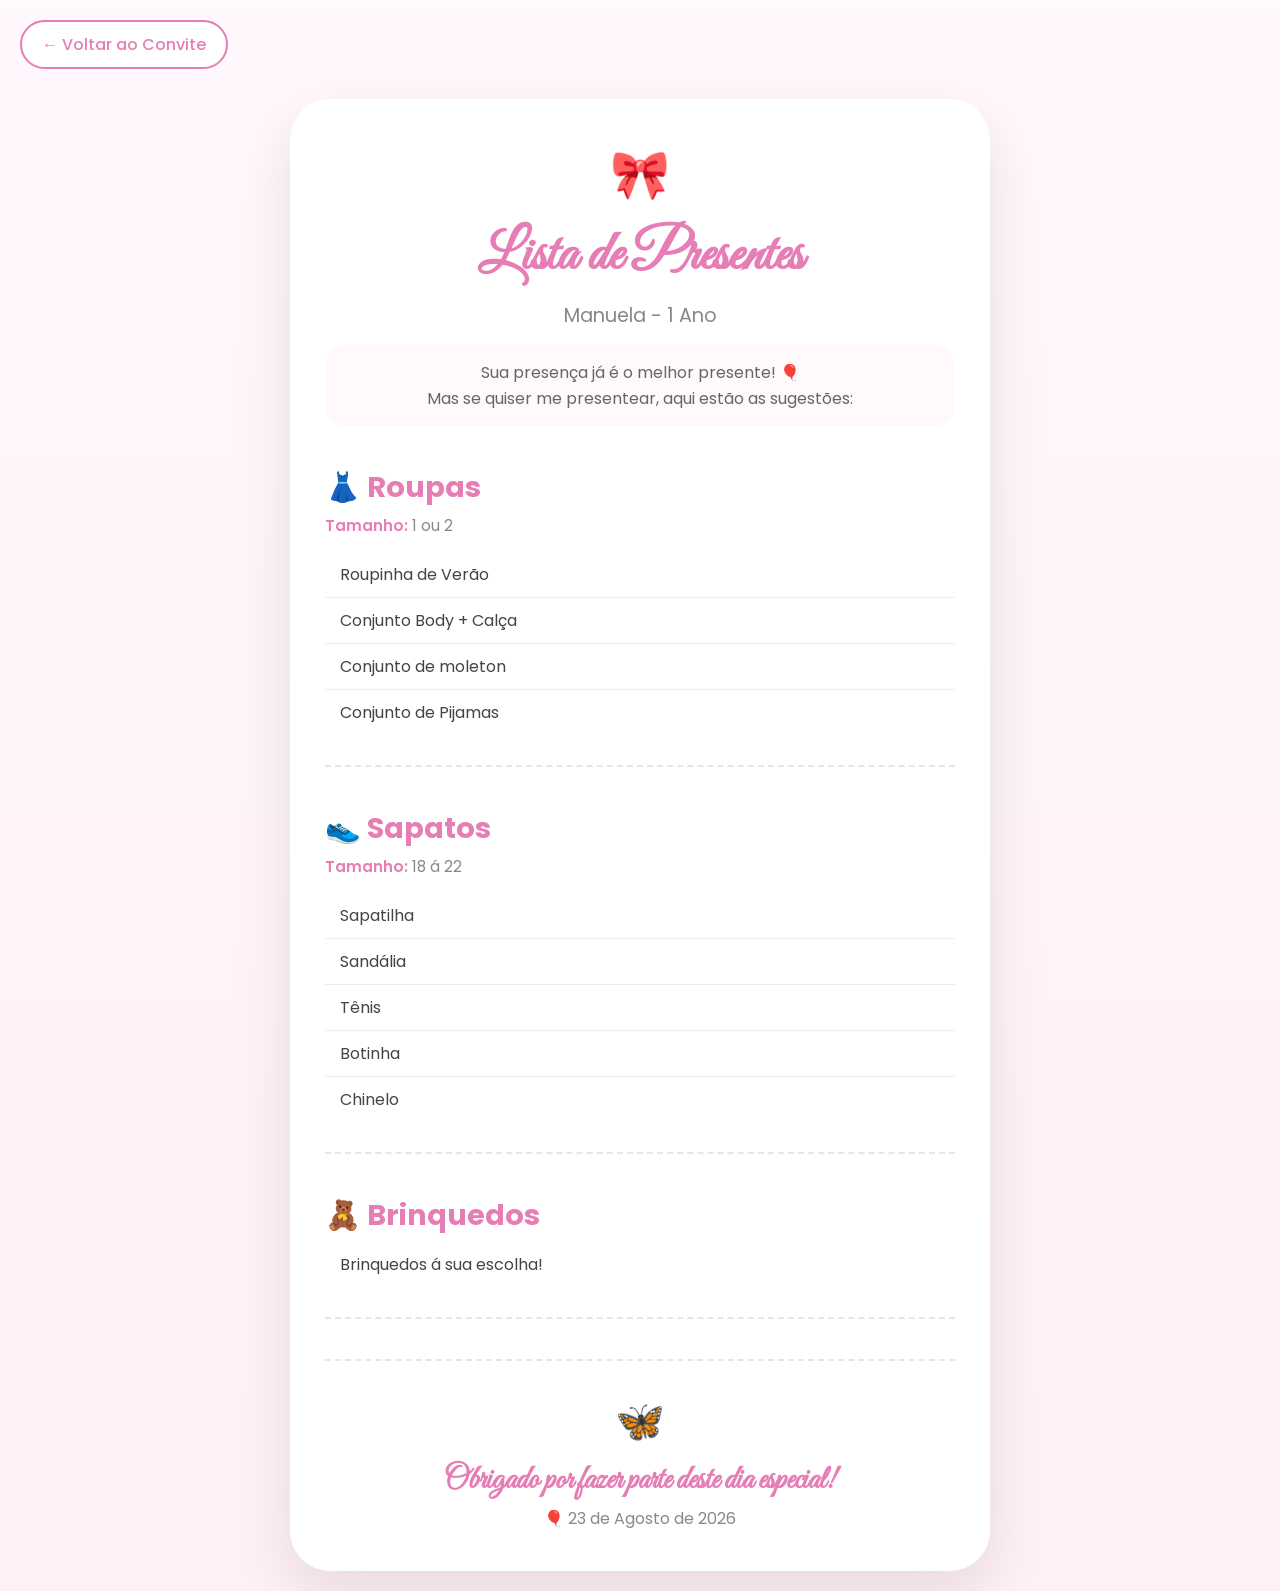
<file: presentes.html>
<!DOCTYPE html>
<html lang="pt-BR">

<head>
    <meta charset="UTF-8">
    <meta name="viewport" content="width=device-width, initial-scale=1.0">
    <title>🎁 Lista de Presentes - Manuela</title>
    <link rel="stylesheet" href="style-presentes.css">
    <link href="https://fonts.googleapis.com/css2?family=Great+Vibes&family=Poppins:wght@300;400;500;600;700&display=swap" rel="stylesheet">
</head>

<body>

    <!-- BOTÃO VOLTAR -->
    <a href="index.html" class="btn-voltar">← Voltar ao Convite</a>

    <main class="container-presentes">
        
        <!-- CABEÇALHO -->
        <div class="cabecalho">
            <div class="decoracao">🎀</div>
            <h1>Lista de Presentes</h1>
            <p class="subtitulo">Manuela - 1 Ano</p>
            <p class="mensagem-presentes">
                Sua presença já é o melhor presente! 🎈<br>
                Mas se quiser me presentear, aqui estão as sugestões:
            </p>
        </div>

        <!-- ============================================ -->
        <!-- SEÇÃO: ROUPAS -->
        <!-- ============================================ -->
        <section class="categoria">
            <h2>👗 Roupas</h2>
            <p class="info-tamanho"><strong>Tamanho:</strong> 1 ou 2</p>
            
            <ul class="lista-itens">
                <li>Roupinha de Verão </li>
                <li>Conjunto Body + Calça </li>
                <li>Conjunto de moleton </li>
                <li>Conjunto de Pijamas </li>
            </ul>
        </section>

        <!-- ============================================ -->
        <!-- SEÇÃO: SAPATOS -->
        <!-- ============================================ -->
        <section class="categoria">
            <h2>👟 Sapatos</h2>
            <p class="info-tamanho"><strong>Tamanho:</strong> 18 á 22</p>
            
            <ul class="lista-itens">
                <li>Sapatilha</li>
                <li>Sandália</li>
                <li>Tênis</li>
                <li>Botinha</li>
                <li>Chinelo</li>
            </ul>
        </section>

        <!-- ============================================ -->
        <!-- SEÇÃO: BRINQUEDOS -->
        <!-- ============================================ -->
        <section class="categoria">
            <h2>🧸 Brinquedos</h2>
            
            <ul class="lista-itens">
    
                <li>Brinquedos á sua escolha!</li>
                
            </ul>
        </section>

        <!-- RODAPÉ -->
        <section class="rodape-presentes">
            <div class="decoracao">🦋</div>
            <h3>Obrigado por fazer parte deste dia especial!</h3>
            <p>🎈 23 de Agosto de 2026</p>
        </section>

    </main>

    <script src="script-presentes.js"></script>
</body>

</html>
</file>
<file: style-presentes.css>
/* ==========================
   RESET
========================== */

* {
    margin: 0;
    padding: 0;
    box-sizing: border-box;
}

body {
    font-family: 'Poppins', sans-serif;
    background: linear-gradient(180deg, #fff8fc, #fff0f5);
    color: #444;
    min-height: 100vh;
    padding: 20px;
}

/* ==========================
   BOTÃO VOLTAR
========================== */

.btn-voltar {
    display: inline-block;
    text-decoration: none;
    color: #e77db5;
    font-weight: 500;
    padding: 10px 20px;
    border-radius: 50px;
    border: 2px solid #e77db5;
    transition: .3s;
    margin-bottom: 30px;
    background: white;
}

.btn-voltar:hover {
    background: #e77db5;
    color: white;
    transform: scale(1.05);
}

/* ==========================
   CONTAINER
========================== */

.container-presentes {
    max-width: 700px;
    margin: 0 auto;
    background: white;
    border-radius: 40px;
    padding: 40px 35px;
    box-shadow: 0 20px 60px rgba(0, 0, 0, 0.1);
}

/* ==========================
   CABEÇALHO
========================== */

.cabecalho {
    text-align: center;
    margin-bottom: 40px;
}

.cabecalho .decoracao {
    font-size: 3rem;
    animation: pulse 2s ease-in-out infinite;
}

.cabecalho h1 {
    font-family: 'Great Vibes', cursive;
    font-size: 3.5rem;
    color: #e77db5;
    margin: 10px 0;
}

.cabecalho .subtitulo {
    font-size: 1.2rem;
    color: #888;
}

.cabecalho .mensagem-presentes {
    margin-top: 15px;
    font-size: 1rem;
    color: #666;
    line-height: 1.6;
    background: #fff8fc;
    padding: 15px;
    border-radius: 20px;
}

/* ==========================
   CATEGORIAS
========================== */

.categoria {
    margin-bottom: 40px;
    padding-bottom: 30px;
    border-bottom: 2px dashed #f0e0e8;
}

.categoria:last-of-type {
    border-bottom: none;
    margin-bottom: 0;
    padding-bottom: 0;
}

.categoria h2 {
    font-size: 1.8rem;
    color: #e77db5;
    margin-bottom: 5px;
}

.categoria .info-tamanho {
    font-size: 0.95rem;
    color: #888;
    margin-bottom: 15px;
}

.categoria .info-tamanho strong {
    color: #e77db5;
    font-weight: 600;
}

/* ==========================
   LISTA DE ITENS (SIMPLE)
========================== */

.lista-itens {
    list-style: none;
    padding: 0;
}

.lista-itens li {
    padding: 10px 15px;
    border-bottom: 1px solid #f5e8ee;
    font-size: 1rem;
    color: #444;
    display: flex;
    justify-content: space-between;
    align-items: center;
    transition: .2s;
}

.lista-itens li:last-child {
    border-bottom: none;
}

.lista-itens li:hover {
    background: #fff8fc;
    border-radius: 10px;
    padding-left: 20px;
}

.lista-itens .tamanho {
    font-size: 0.75rem;
    background: #f7b7d2;
    color: white;
    padding: 2px 12px;
    border-radius: 20px;
    font-weight: 500;
    white-space: nowrap;
}

/* ==========================
   RODAPÉ
========================== */

.rodape-presentes {
    text-align: center;
    margin-top: 40px;
    padding-top: 30px;
    border-top: 2px dashed #f0e0e8;
}

.rodape-presentes .decoracao {
    font-size: 2.5rem;
    animation: flutuar 3s ease-in-out infinite;
    display: block;
    margin-bottom: 10px;
}

.rodape-presentes h3 {
    font-family: 'Great Vibes', cursive;
    font-size: 2rem;
    color: #e77db5;
}

.rodape-presentes p {
    color: #888;
    margin-top: 5px;
}

/* ==========================
   ANIMAÇÕES
========================== */

@keyframes pulse {
    0%, 100% {
        transform: scale(1);
    }
    50% {
        transform: scale(1.1);
    }
}

@keyframes flutuar {
    0%, 100% {
        transform: translateY(0);
    }
    50% {
        transform: translateY(-10px);
    }
}

/* ==========================
   RESPONSIVO
========================== */

@media(max-width: 600px) {
    .container-presentes {
        padding: 25px 18px;
        border-radius: 25px;
    }

    .cabecalho h1 {
        font-size: 2.8rem;
    }

    .categoria h2 {
        font-size: 1.5rem;
    }

    .lista-itens li {
        font-size: 0.9rem;
        padding: 8px 10px;
        flex-wrap: wrap;
        gap: 5px;
    }

    .lista-itens .tamanho {
        font-size: 0.7rem;
        padding: 2px 10px;
    }

    .rodape-presentes h3 {
        font-size: 1.5rem;
    }
}
</file>
